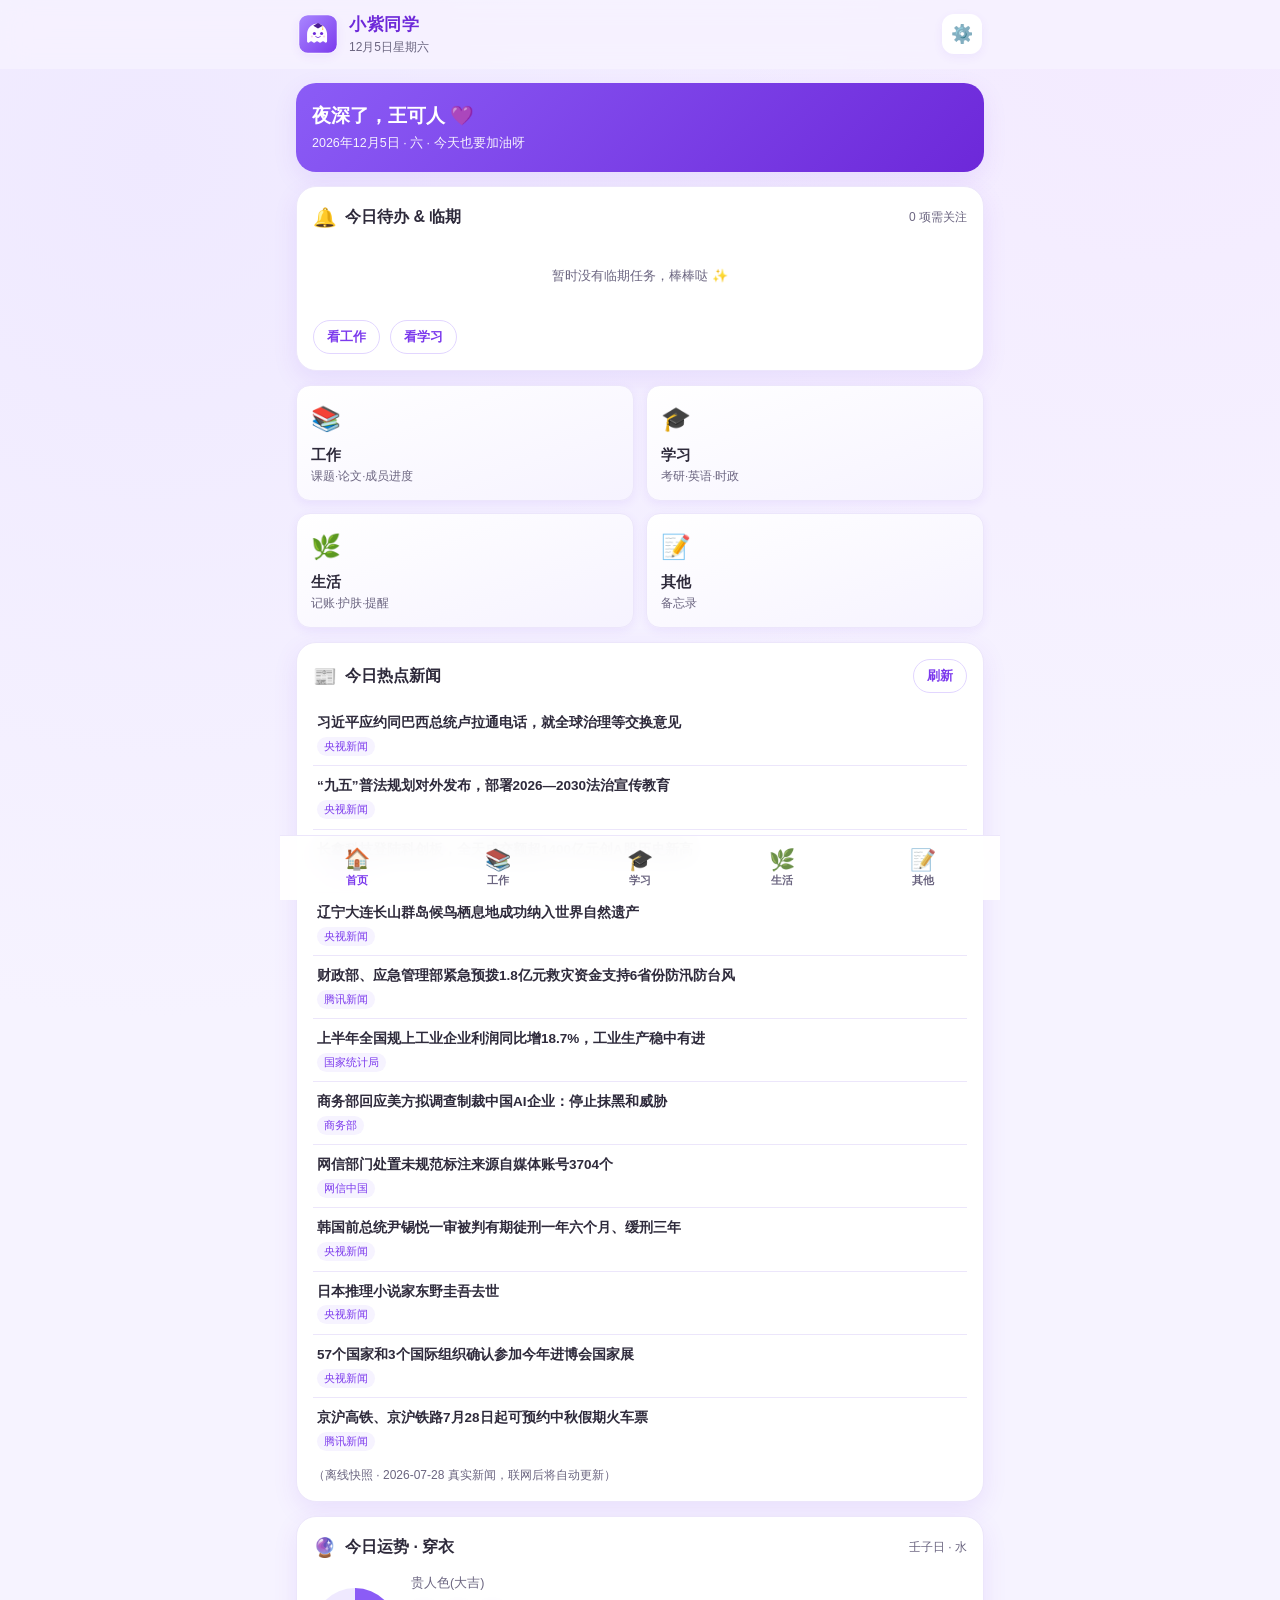
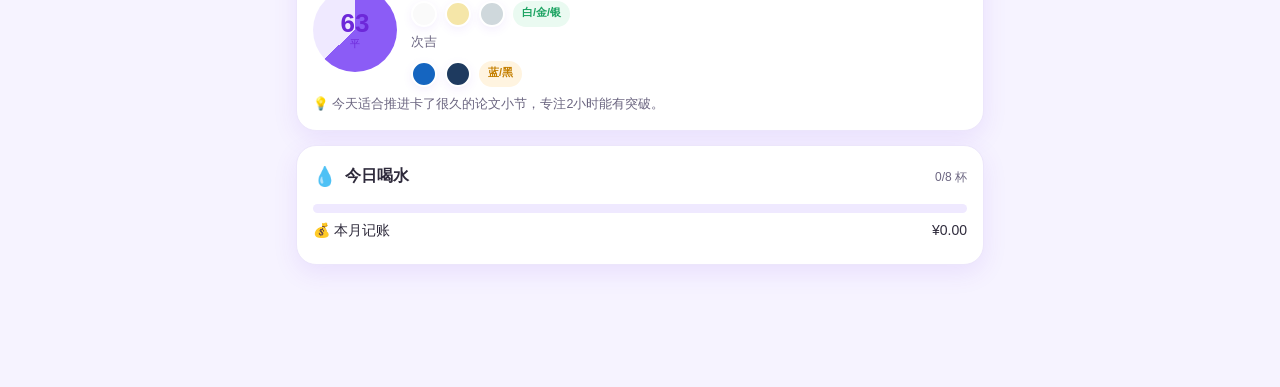
<file: index.html>
<!DOCTYPE html>
<html lang="zh-CN">
<head>
  <meta charset="UTF-8" />
  <meta name="viewport" content="width=device-width, initial-scale=1.0, viewport-fit=cover, maximum-scale=1.0, user-scalable=no" />
  <meta name="theme-color" content="#8b5cf6" />
  <meta name="apple-mobile-web-app-capable" content="yes" />
  <meta name="apple-mobile-web-app-status-bar-style" content="black-translucent" />
  <meta name="apple-mobile-web-app-title" content="小紫同学" />
  <link rel="manifest" href="manifest.webmanifest" />
  <link rel="apple-touch-icon" href="assets/icon-512.png" />
  <link rel="icon" type="image/svg+xml" href="assets/icon.svg" />
  <title>小紫同学 · 工作学习生活助手</title>
  <link rel="stylesheet" href="css/style.css" />
</head>
<body>
  <!-- 临期提醒横幅 -->
  <div id="reminder-banner" class="reminder-banner hidden"></div>

  <!-- 顶部 -->
  <header class="app-header">
    <div class="header-inner">
      <div class="brand">
        <img src="assets/icon.svg" class="brand-logo" alt="logo" />
        <div>
          <div class="brand-title">小紫同学</div>
          <div class="brand-sub" id="header-date">今天也要加油呀 ✨</div>
        </div>
      </div>
      <button class="icon-btn" id="btn-backup" title="备份与恢复">⚙️</button>
    </div>
  </header>

  <!-- 主内容 -->
  <main id="view" class="view"></main>

  <!-- 底部 Tab -->
  <nav class="tabbar">
    <button class="tab active" data-tab="home"><span class="tab-ico">🏠</span><span>首页</span></button>
    <button class="tab" data-tab="work"><span class="tab-ico">📚</span><span>工作</span></button>
    <button class="tab" data-tab="study"><span class="tab-ico">🎓</span><span>学习</span></button>
    <button class="tab" data-tab="life"><span class="tab-ico">🌿</span><span>生活</span></button>
    <button class="tab" data-tab="other"><span class="tab-ico">📝</span><span>其他</span></button>
  </nav>

  <!-- 通用弹窗 -->
  <div id="modal-root"></div>
  <div id="toast" class="toast hidden"></div>

  <script src="js/content.js"></script>
  <script src="js/db.js"></script>
  <script src="js/sync.js"></script>
  <script src="js/app_a.js"></script>
  <script src="js/app_b.js"></script>
  <script src="js/app_c.js"></script>
  <script src="js/app_d.js"></script>
</body>
</html>
</file>
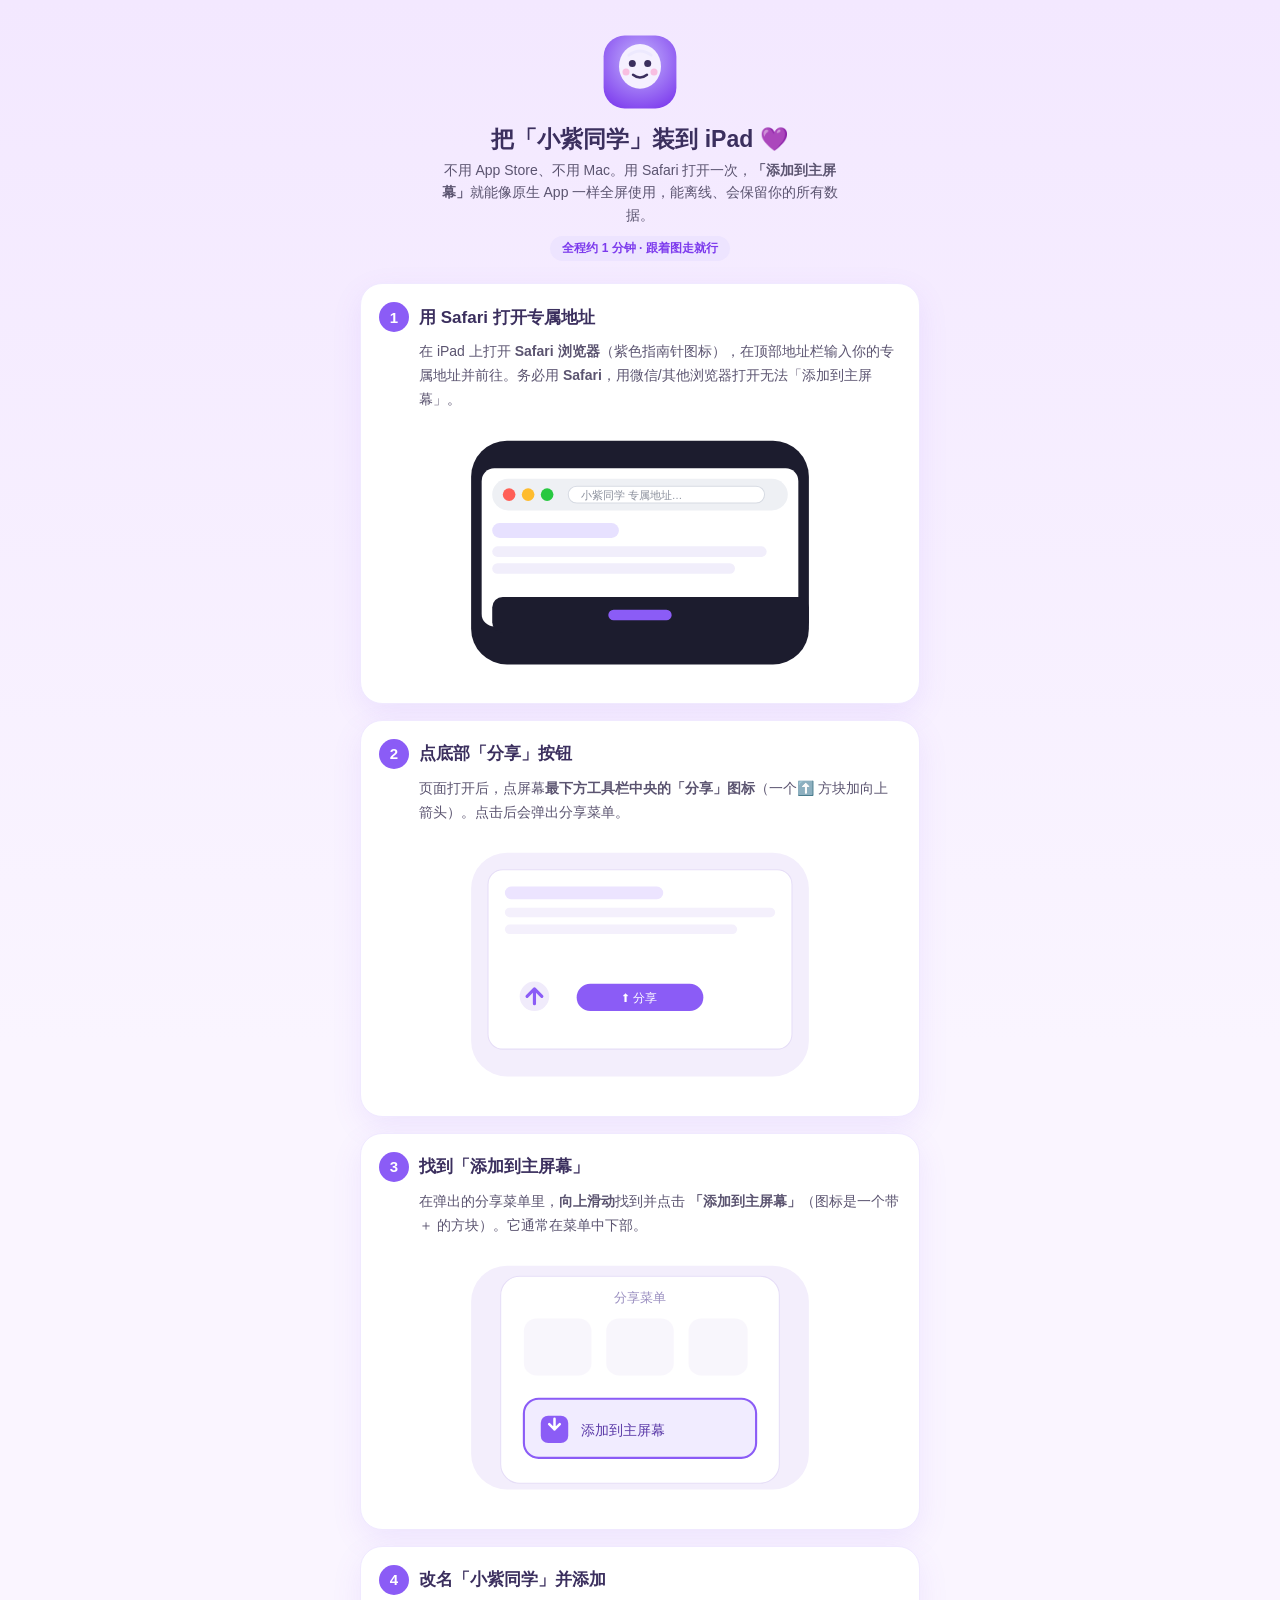
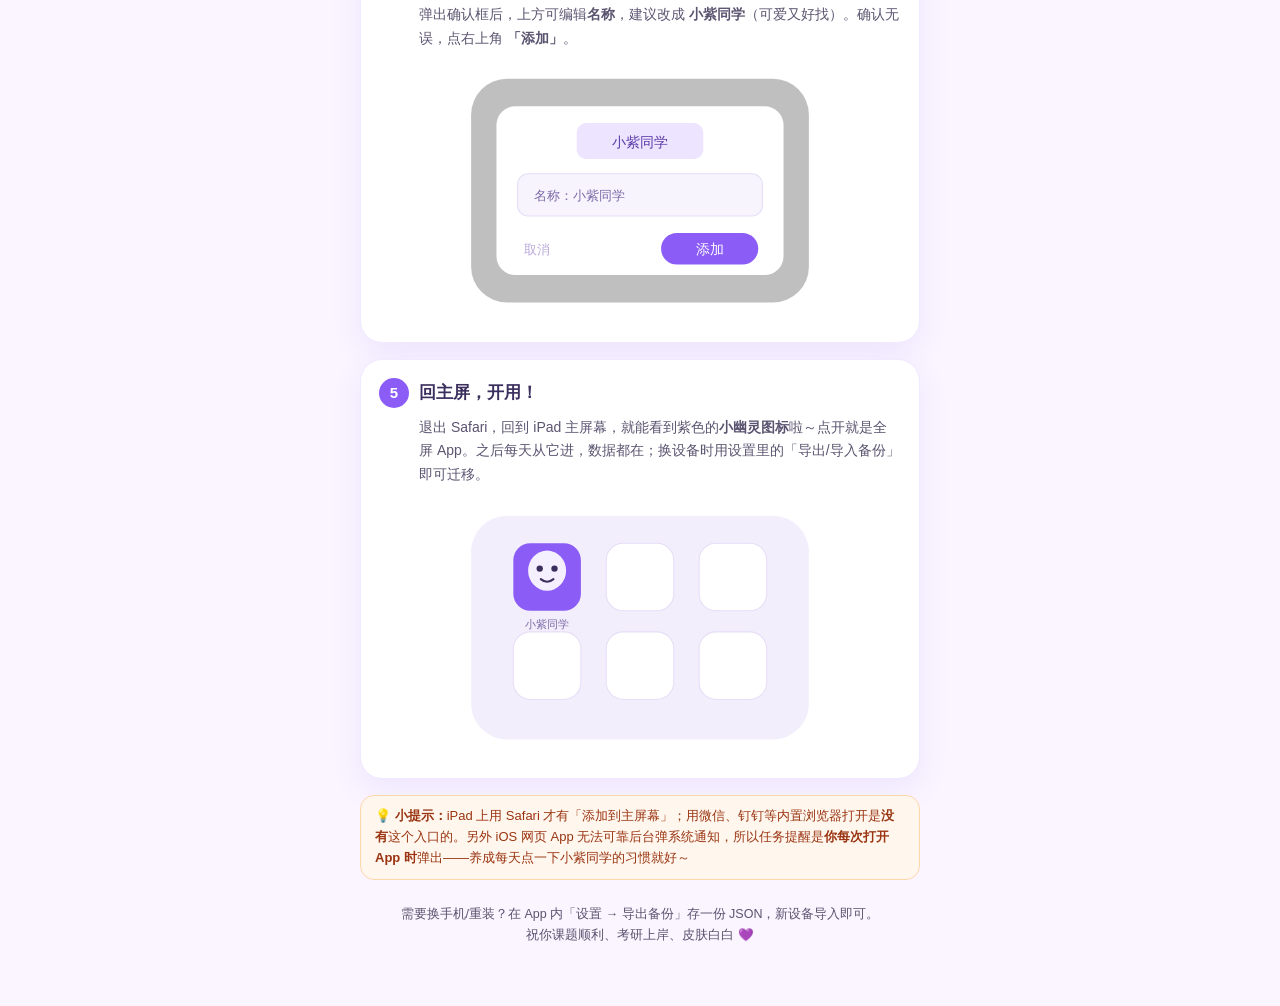
<file: guide.html>
<!DOCTYPE html>
<html lang="zh-CN">
<head>
<meta charset="UTF-8">
<meta name="viewport" content="width=device-width, initial-scale=1, viewport-fit=cover">
<title>小紫同学 · iPad 安装图示</title>
<style>
  :root{
    --p:#8b5cf6; --p2:#a78bfa; --p-d:#7c3aed; --bg:#faf5ff; --card:#fff;
    --ink:#3b2f5e; --soft:#ede4ff; --txt:#5b5470;
  }
  *{box-sizing:border-box;-webkit-tap-highlight-color:transparent}
  body{margin:0;font-family:-apple-system,"PingFang SC","Microsoft YaHei",sans-serif;
    background:linear-gradient(180deg,#f3e8ff,#faf5ff 40%);color:var(--ink);padding:22px 16px 60px}
  .wrap{max-width:560px;margin:0 auto}
  header{text-align:center;margin:8px 0 22px}
  .logo{width:84px;height:84px;margin:0 auto 10px;display:block}
  h1{font-size:23px;margin:6px 0 4px}
  .sub{color:var(--txt);font-size:14px;line-height:1.6;margin:0 auto;max-width:420px}
  .pill{display:inline-block;background:var(--soft);color:var(--p-d);font-size:12px;
    padding:4px 12px;border-radius:999px;margin-top:10px;font-weight:600}
  .step{background:var(--card);border-radius:22px;padding:18px 18px 20px;margin:16px 0;
    box-shadow:0 10px 30px rgba(139,92,246,.10);border:1px solid #f0e9ff}
  .step h2{display:flex;align-items:center;gap:10px;font-size:17px;margin:0 0 4px}
  .num{flex:0 0 30px;height:30px;border-radius:50%;background:var(--p);color:#fff;
    display:flex;align-items:center;justify-content:center;font-weight:700;font-size:15px}
  .step p{color:var(--txt);font-size:14px;line-height:1.7;margin:8px 0 0;padding-left:40px}
  .art{display:block;margin:14px auto 4px;width:100%;max-width:380px;height:auto}
  .tip{background:#fff7ed;border:1px solid #fed7aa;color:#9a3412;font-size:13px;
    border-radius:14px;padding:10px 14px;margin:16px 0;line-height:1.6}
  .foot{text-align:center;color:var(--txt);font-size:12.5px;margin-top:24px;line-height:1.7}
  a{color:var(--p-d)}
</style>
</head>
<body>
<div class="wrap">
  <header>
    <svg class="logo" viewBox="0 0 120 120" xmlns="http://www.w3.org/2000/svg">
      <defs><radialGradient id="g" cx="50%" cy="35%" r="75%">
        <stop offset="0%" stop-color="#c4b5fd"/><stop offset="100%" stop-color="#7c3aed"/></radialGradient></defs>
      <rect x="8" y="8" width="104" height="104" rx="30" fill="url(#g)"/>
      <ellipse cx="60" cy="52" rx="30" ry="32" fill="#f5f0ff"/>
      <circle cx="49" cy="48" r="5" fill="#3b2f5e"/><circle cx="71" cy="48" r="5" fill="#3b2f5e"/>
      <path d="M50 64 Q60 72 70 64" stroke="#3b2f5e" stroke-width="3.5" fill="none" stroke-linecap="round"/>
      <circle cx="40" cy="60" r="5" fill="#f9a8d4" opacity=".7"/><circle cx="80" cy="60" r="5" fill="#f9a8d4" opacity=".7"/>
      <path d="M44 36 Q60 24 76 36" stroke="#ede9fe" stroke-width="4" fill="none" stroke-linecap="round"/>
    </svg>
    <h1>把「小紫同学」装到 iPad 💜</h1>
    <p class="sub">不用 App Store、不用 Mac。用 Safari 打开一次，<b>「添加到主屏幕」</b>就能像原生 App 一样全屏使用，能离线、会保留你的所有数据。</p>
    <span class="pill">全程约 1 分钟 · 跟着图走就行</span>
  </header>

  <!-- Step 1 -->
  <div class="step">
    <h2><span class="num">1</span>用 Safari 打开专属地址</h2>
    <p>在 iPad 上打开 <b>Safari 浏览器</b>（紫色指南针图标），在顶部地址栏输入你的专属地址并前往。务必用 <b>Safari</b>，用微信/其他浏览器打开无法「添加到主屏幕」。</p>
    <svg class="art" viewBox="0 0 360 240" xmlns="http://www.w3.org/2000/svg">
      <rect x="20" y="14" width="320" height="212" rx="34" fill="#1c1c2e"/>
      <rect x="30" y="40" width="300" height="150" rx="12" fill="#fff"/>
      <rect x="40" y="50" width="280" height="30" rx="15" fill="#eef0f4"/>
      <circle cx="56" cy="65" r="6" fill="#ff5f57"/><circle cx="74" cy="65" r="6" fill="#febc2e"/><circle cx="92" cy="65" r="6" fill="#28c840"/>
      <rect x="112" y="57" width="186" height="16" rx="8" fill="#fff" stroke="#d7dbe3"/>
      <text x="124" y="69" font-size="10" fill="#8a8f9c" font-family="sans-serif">小紫同学 专属地址…</text>
      <rect x="40" y="92" width="120" height="14" rx="7" fill="#e7e1ff"/>
      <rect x="40" y="114" width="260" height="10" rx="5" fill="#f1eefb"/>
      <rect x="40" y="130" width="230" height="10" rx="5" fill="#f1eefb"/>
      <rect x="40" y="162" width="300" height="34" rx="10" fill="#1c1c2e"/>
      <rect x="150" y="174" width="60" height="10" rx="5" fill="#8b5cf6"/>
    </svg>
  </div>

  <!-- Step 2 -->
  <div class="step">
    <h2><span class="num">2</span>点底部「分享」按钮</h2>
    <p>页面打开后，点屏幕<b>最下方工具栏中央的「分享」图标</b>（一个⬆️ 方块加向上箭头）。点击后会弹出分享菜单。</p>
    <svg class="art" viewBox="0 0 360 240" xmlns="http://www.w3.org/2000/svg">
      <rect x="20" y="14" width="320" height="212" rx="34" fill="#f3eefc"/>
      <rect x="36" y="30" width="288" height="170" rx="14" fill="#fff" stroke="#e6def7"/>
      <rect x="52" y="46" width="150" height="12" rx="6" fill="#ece4ff"/>
      <rect x="52" y="66" width="256" height="9" rx="4.5" fill="#f4f0fc"/>
      <rect x="52" y="82" width="220" height="9" rx="4.5" fill="#f4f0fc"/>
      <circle cx="80" cy="150" r="14" fill="#f0ebfb"/><path d="M73 150 l7 -7 l7 7 M80 143 v14" stroke="#8b5cf6" stroke-width="3" fill="none" stroke-linecap="round" stroke-linejoin="round"/>
      <rect x="120" y="138" width="120" height="26" rx="13" fill="#8b5cf6"/>
      <text x="180" y="155" font-size="11" fill="#fff" text-anchor="middle" font-family="sans-serif">⬆ 分享</text>
    </svg>
  </div>

  <!-- Step 3 -->
  <div class="step">
    <h2><span class="num">3</span>找到「添加到主屏幕」</h2>
    <p>在弹出的分享菜单里，<b>向上滑动</b>找到并点击 <b>「添加到主屏幕」</b>（图标是一个带 ＋ 的方块）。它通常在菜单中下部。</p>
    <svg class="art" viewBox="0 0 360 240" xmlns="http://www.w3.org/2000/svg">
      <rect x="20" y="14" width="320" height="212" rx="34" fill="#f3eefc"/>
      <rect x="48" y="24" width="264" height="196" rx="18" fill="#fff" stroke="#e6def7"/>
      <text x="180" y="48" font-size="12" fill="#9a8fc0" text-anchor="middle" font-family="sans-serif">分享菜单</text>
      <g opacity=".55">
        <rect x="70" y="64" width="64" height="54" rx="12" fill="#f4f0fb"/>
        <rect x="148" y="64" width="64" height="54" rx="12" fill="#f4f0fb"/>
        <rect x="226" y="64" width="56" height="54" rx="12" fill="#f4f0fb"/>
      </g>
      <rect x="70" y="140" width="220" height="56" rx="14" fill="#f1ecff" stroke="#8b5cf6" stroke-width="2"/>
      <rect x="86" y="156" width="26" height="26" rx="7" fill="#8b5cf6"/>
      <text x="124" y="174" font-size="13" fill="#5b3aa8" font-family="sans-serif">添加到主屏幕</text>
      <path d="M99 169 l-5 -5 m5 5 l5 -5 m-5 5 v-10" stroke="#fff" stroke-width="2.4" fill="none" stroke-linecap="round"/>
    </svg>
  </div>

  <!-- Step 4 -->
  <div class="step">
    <h2><span class="num">4</span>改名「小紫同学」并添加</h2>
    <p>弹出确认框后，上方可编辑<b>名称</b>，建议改成 <b>小紫同学</b>（可爱又好找）。确认无误，点右上角 <b>「添加」</b>。</p>
    <svg class="art" viewBox="0 0 360 240" xmlns="http://www.w3.org/2000/svg">
      <rect x="20" y="14" width="320" height="212" rx="34" fill="rgba(0,0,0,.25)"/>
      <rect x="44" y="40" width="272" height="160" rx="18" fill="#fff"/>
      <rect x="120" y="56" width="120" height="34" rx="9" fill="#ede4ff"/>
      <text x="180" y="79" font-size="13" fill="#5b3aa8" text-anchor="middle" font-family="sans-serif">小紫同学</text>
      <rect x="64" y="104" width="232" height="40" rx="10" fill="#f7f4fd" stroke="#e6def7"/>
      <text x="80" y="129" font-size="12" fill="#7c6ba8" font-family="sans-serif">名称：小紫同学</text>
      <rect x="200" y="160" width="92" height="30" rx="15" fill="#8b5cf6"/>
      <text x="246" y="180" font-size="13" fill="#fff" text-anchor="middle" font-family="sans-serif">添加</text>
      <text x="70" y="180" font-size="12" fill="#b9a9d8" font-family="sans-serif">取消</text>
    </svg>
  </div>

  <!-- Step 5 -->
  <div class="step">
    <h2><span class="num">5</span>回主屏，开用！</h2>
    <p>退出 Safari，回到 iPad 主屏幕，就能看到紫色的<b>小幽灵图标</b>啦～点开就是全屏 App。之后每天从它进，数据都在；换设备时用设置里的「导出/导入备份」即可迁移。</p>
    <svg class="art" viewBox="0 0 360 240" xmlns="http://www.w3.org/2000/svg">
      <rect x="20" y="14" width="320" height="212" rx="34" fill="#f3eefc"/>
      <rect x="60" y="40" width="64" height="64" rx="16" fill="#8b5cf6"/>
      <ellipse cx="92" cy="66" rx="18" ry="19" fill="#f5f0ff"/>
      <circle cx="85" cy="64" r="3" fill="#3b2f5e"/><circle cx="99" cy="64" r="3" fill="#3b2f5e"/>
      <path d="M86 74 Q92 79 98 74" stroke="#3b2f5e" stroke-width="2" fill="none" stroke-linecap="round"/>
      <rect x="148" y="40" width="64" height="64" rx="16" fill="#fff" stroke="#e6def7"/>
      <rect x="236" y="40" width="64" height="64" rx="16" fill="#fff" stroke="#e6def7"/>
      <rect x="60" y="124" width="64" height="64" rx="16" fill="#fff" stroke="#e6def7"/>
      <rect x="148" y="124" width="64" height="64" rx="16" fill="#fff" stroke="#e6def7"/>
      <rect x="236" y="124" width="64" height="64" rx="16" fill="#fff" stroke="#e6def7"/>
      <text x="92" y="120" font-size="10" fill="#7c6ba8" text-anchor="middle" font-family="sans-serif">小紫同学</text>
    </svg>
  </div>

  <div class="tip">💡 <b>小提示：</b>iPad 上用 Safari 才有「添加到主屏幕」；用微信、钉钉等内置浏览器打开是<b>没有</b>这个入口的。另外 iOS 网页 App 无法可靠后台弹系统通知，所以任务提醒是<b>你每次打开 App 时</b>弹出——养成每天点一下小紫同学的习惯就好～</div>

  <div class="foot">
    需要换手机/重装？在 App 内「设置 → 导出备份」存一份 JSON，新设备导入即可。<br>
    祝你课题顺利、考研上岸、皮肤白白 💜
  </div>
</div>
</body>
</html>
</file>
<file: css/style.css>
:root {
  --purple-50: #f6f3ff;
  --purple-100: #efe9ff;
  --purple-200: #e2d6ff;
  --purple-300: #c9b4ff;
  --purple-400: #a987ff;
  --purple-500: #8b5cf6;
  --purple-600: #7c3aed;
  --purple-700: #6d28d9;
  --ink: #2e2a3b;
  --ink-soft: #6b6580;
  --bg: #f6f3ff;
  --card: #ffffff;
  --line: #ece6fb;
  --green: #34d399;
  --amber: #fbbf24;
  --red: #fb7185;
  --blue: #60a5fa;
  --shadow: 0 8px 24px rgba(124, 58, 237, 0.10);
  --shadow-sm: 0 3px 10px rgba(124, 58, 237, 0.08);
  --radius: 20px;
  --radius-sm: 14px;
}

* { box-sizing: border-box; -webkit-tap-highlight-color: transparent; }
html, body { margin: 0; padding: 0; }
body {
  font-family: -apple-system, BlinkMacSystemFont, "PingFang SC", "Helvetica Neue", "Microsoft YaHei", sans-serif;
  background: var(--bg);
  color: var(--ink);
  font-size: 15px;
  line-height: 1.55;
  padding-bottom: 84px;
  background-image: radial-gradient(circle at 12% 8%, #efe9ff 0, transparent 40%), radial-gradient(circle at 90% 0%, #f3eaff 0, transparent 35%);
  min-height: 100vh;
}
.hidden { display: none !important; }

/* Header */
.app-header {
  position: sticky; top: 0; z-index: 30;
  background: rgba(246, 243, 255, 0.86);
  backdrop-filter: saturate(180%) blur(14px);
  -webkit-backdrop-filter: saturate(180%) blur(14px);
  padding-top: env(safe-area-inset-top);
}
.header-inner {
  max-width: 720px; margin: 0 auto;
  display: flex; align-items: center; justify-content: space-between;
  padding: 12px 18px;
}
.brand { display: flex; align-items: center; gap: 11px; }
.brand-logo { width: 40px; height: 40px; border-radius: 12px; box-shadow: var(--shadow-sm); }
.brand-title { font-weight: 800; font-size: 17px; color: var(--purple-700); letter-spacing: .5px; }
.brand-sub { font-size: 12px; color: var(--ink-soft); }
.icon-btn {
  border: none; background: #fff; width: 40px; height: 40px; border-radius: 12px;
  font-size: 18px; box-shadow: var(--shadow-sm); cursor: pointer;
}
.icon-btn:active { transform: scale(.94); }

/* View */
.view { max-width: 720px; margin: 0 auto; padding: 14px 16px 24px; }

/* Cards */
.card {
  background: var(--card); border-radius: var(--radius); padding: 16px;
  box-shadow: var(--shadow); margin-bottom: 14px; border: 1px solid var(--line);
}
.card-title { display: flex; align-items: center; gap: 8px; font-weight: 700; font-size: 16px; margin-bottom: 12px; }
.card-title .emoji { font-size: 19px; }
.card-title .sub { font-size: 12px; color: var(--ink-soft); font-weight: 500; margin-left: auto; }

/* Grid of module tiles */
.tile-grid { display: grid; grid-template-columns: repeat(2, 1fr); gap: 12px; }
.tile {
  background: linear-gradient(160deg, #fff, var(--purple-50));
  border: 1px solid var(--line); border-radius: var(--radius-sm);
  padding: 14px; cursor: pointer; transition: .15s; box-shadow: var(--shadow-sm);
}
.tile:active { transform: scale(.97); }
.tile .t-emoji { font-size: 24px; }
.tile .t-name { font-weight: 700; margin-top: 6px; font-size: 14.5px; }
.tile .t-desc { font-size: 11.5px; color: var(--ink-soft); margin-top: 2px; }

/* Buttons */
.btn {
  border: none; border-radius: 999px; padding: 11px 18px; font-size: 14.5px; font-weight: 700;
  background: var(--purple-500); color: #fff; cursor: pointer; box-shadow: var(--shadow-sm);
}
.btn:active { transform: scale(.96); }
.btn.block { width: 100%; }
.btn.ghost { background: var(--purple-100); color: var(--purple-700); }
.btn.soft { background: #fff; color: var(--purple-600); border: 1px solid var(--purple-200); box-shadow: none; }
.btn.danger { background: #fff0f3; color: var(--red); }
.btn.sm { padding: 7px 13px; font-size: 13px; }
.btn-row { display: flex; gap: 10px; flex-wrap: wrap; margin-top: 12px; }

/* Forms */
.field { margin-bottom: 12px; }
.field label { display: block; font-size: 12.5px; color: var(--ink-soft); margin-bottom: 5px; font-weight: 600; }
.field input, .field textarea, .field select {
  width: 100%; border: 1.5px solid var(--purple-200); border-radius: 12px;
  padding: 11px 13px; font-size: 14.5px; font-family: inherit; background: #fff; color: var(--ink);
  outline: none;
}
.field input:focus, .field textarea:focus, .field select:focus { border-color: var(--purple-400); }
.field textarea { resize: vertical; min-height: 64px; }

/* Priority badges */
.badge { display: inline-block; padding: 2px 9px; border-radius: 999px; font-size: 11px; font-weight: 700; }
.b-p0 { background: #ffe1e7; color: #e23b5a; }
.b-p1 { background: #ffeccb; color: #d98a00; }
.b-p2 { background: #e0ecff; color: #2f6fe0; }
.b-p3 { background: #eafaf1; color: #1ca362; }
.b-done { background: #e9e4f7; color: var(--purple-600); }

/* Task list */
.task { display: flex; gap: 11px; align-items: flex-start; padding: 12px 0; border-bottom: 1px solid var(--line); }
.task:last-child { border-bottom: none; }
.task .check {
  width: 22px; height: 22px; border-radius: 50%; border: 2px solid var(--purple-300);
  flex: none; margin-top: 2px; cursor: pointer; display: flex; align-items: center; justify-content: center;
  font-size: 13px; color: #fff;
}
.task.done .check { background: var(--purple-500); border-color: var(--purple-500); }
.task.done .t-title { text-decoration: line-through; color: var(--ink-soft); }
.task .t-body { flex: 1; min-width: 0; }
.t-title { font-weight: 600; font-size: 14.5px; }
.t-meta { font-size: 11.5px; color: var(--ink-soft); margin-top: 3px; display: flex; gap: 8px; flex-wrap: wrap; align-items: center; }
.t-meta .due-soon { color: var(--amber); font-weight: 700; }
.t-meta .due-over { color: var(--red); font-weight: 700; }
.t-actions { display: flex; gap: 6px; }

/* Progress */
.bar { height: 9px; background: var(--purple-100); border-radius: 999px; overflow: hidden; }
.bar > i { display: block; height: 100%; background: linear-gradient(90deg, var(--purple-400), var(--purple-600)); border-radius: 999px; }

/* Member row */
.member { padding: 11px 0; border-bottom: 1px solid var(--line); }
.member:last-child { border-bottom: none; }
.member .m-head { display: flex; justify-content: space-between; align-items: center; gap: 8px; }
.member .m-name { font-weight: 700; }
.member .m-pct { font-size: 12px; color: var(--purple-600); font-weight: 700; }

/* Stat chips */
.chips { display: flex; gap: 8px; flex-wrap: wrap; }
.chip { background: var(--purple-100); color: var(--purple-700); border-radius: 999px; padding: 5px 12px; font-size: 12px; font-weight: 600; }
.chip.alt { background: #fff; border: 1px solid var(--purple-200); color: var(--ink-soft); }

/* Tabbar */
.tabbar {
  position: fixed; left: 0; right: 0; bottom: 0; z-index: 40;
  display: flex; justify-content: space-around;
  background: rgba(255,255,255,0.92);
  backdrop-filter: saturate(180%) blur(14px); -webkit-backdrop-filter: saturate(180%) blur(14px);
  border-top: 1px solid var(--line);
  padding: 8px 6px calc(8px + env(safe-area-inset-bottom));
  max-width: 720px; margin: 0 auto;
}
.tab {
  border: none; background: none; cursor: pointer; display: flex; flex-direction: column; align-items: center;
  gap: 2px; font-size: 10.5px; color: var(--ink-soft); font-weight: 600; flex: 1; padding: 4px 0;
}
.tab .tab-ico { font-size: 21px; filter: grayscale(.4); }
.tab.active { color: var(--purple-600); }
.tab.active .tab-ico { filter: none; transform: translateY(-1px); }

/* Modal */
#modal-root { position: fixed; inset: 0; z-index: 60; display: none; }
#modal-root.show { display: block; }
.modal-mask { position: absolute; inset: 0; background: rgba(46,42,59,0.42); backdrop-filter: blur(2px); }
.modal {
  position: absolute; left: 50%; bottom: 0; transform: translateX(-50%);
  width: 100%; max-width: 720px; max-height: 88vh; overflow-y: auto;
  background: var(--bg); border-radius: 26px 26px 0 0; padding: 18px 16px calc(22px + env(safe-area-inset-bottom));
  box-shadow: 0 -10px 40px rgba(0,0,0,.18); animation: slideUp .25s ease;
}
@keyframes slideUp { from { transform: translate(-50%, 100%);} to { transform: translate(-50%, 0);} }
.modal-head { display: flex; align-items: center; justify-content: space-between; margin-bottom: 14px; }
.modal-head h3 { margin: 0; font-size: 17px; color: var(--purple-700); }
.modal-close { border: none; background: #fff; width: 32px; height: 32px; border-radius: 50%; font-size: 16px; box-shadow: var(--shadow-sm); }

/* Toast */
.toast {
  position: fixed; left: 50%; bottom: 100px; transform: translateX(-50%);
  background: var(--ink); color: #fff; padding: 10px 18px; border-radius: 999px; font-size: 13px;
  z-index: 80; box-shadow: 0 8px 24px rgba(0,0,0,.25); max-width: 86%; text-align: center;
}

/* Reminder banner */
.reminder-banner {
  position: fixed; top: 0; left: 0; right: 0; z-index: 50;
  background: linear-gradient(135deg, var(--purple-600), var(--purple-400));
  color: #fff; padding: 14px 16px calc(14px + env(safe-area-inset-top)); box-shadow: var(--shadow);
  max-width: 720px; margin: 0 auto;
}
.reminder-banner h4 { margin: 0 0 6px; font-size: 14px; display: flex; align-items: center; gap: 6px; }
.reminder-banner .rem-item { font-size: 12.5px; opacity: .95; padding: 2px 0; }
.reminder-banner .rem-close { position: absolute; right: 14px; top: 12px; background: rgba(255,255,255,.25); border: none; color: #fff; width: 26px; height: 26px; border-radius: 50%; font-size: 14px; }

/* Misc helpers */
.row { display: flex; align-items: center; gap: 10px; }
.row.between { justify-content: space-between; }
.muted { color: var(--ink-soft); font-size: 12.5px; }
.count-pill { background: var(--purple-100); color: var(--purple-700); border-radius: 999px; font-size: 11px; font-weight: 700; padding: 1px 8px; }
.empty { text-align: center; color: var(--ink-soft); font-size: 13px; padding: 22px 0; }
.hr { height: 1px; background: var(--line); margin: 12px 0; }
.kv { display: flex; justify-content: space-between; padding: 7px 0; font-size: 14px; border-bottom: 1px dashed var(--line); }
.kv:last-child { border-bottom: none; }

/* water cups */
.cups { display: flex; gap: 6px; flex-wrap: wrap; }
.cup { width: 26px; height: 32px; border-radius: 6px 6px 9px 9px; border: 2px solid var(--purple-300); background: #fff; cursor: pointer; }
.cup.on { background: var(--purple-400); border-color: var(--purple-500); }

/* fortune */
.fortune-top { display: flex; gap: 14px; align-items: center; }
.fortune-score { width: 84px; height: 84px; border-radius: 50%; flex: none; display: flex; flex-direction: column; align-items: center; justify-content: center; background: conic-gradient(var(--purple-500) var(--p, 70%), var(--purple-100) 0); color: var(--purple-700); }
.fortune-score b { font-size: 26px; line-height: 1; }
.fortune-score span { font-size: 10px; }
.color-row { display: flex; gap: 8px; flex-wrap: wrap; margin-top: 8px; }
.color-dot { width: 26px; height: 26px; border-radius: 50%; box-shadow: var(--shadow-sm); border: 2px solid #fff; }
.color-tag { font-size: 11px; padding: 3px 9px; border-radius: 999px; font-weight: 700; }
.color-tag.good { background: #eafaf1; color: #1ca362; }
.color-tag.mid { background: #fff4e0; color: #c47f00; }
.color-tag.bad { background: #ffe1e7; color: #e23b5a; }

/* weather */
.wx-now { display: flex; align-items: center; gap: 14px; }
.wx-temp { font-size: 38px; font-weight: 800; color: var(--purple-700); }
.wx-emoji { font-size: 40px; }
.wx-3d { display: flex; gap: 8px; margin-top: 10px; }
.wx-day { flex: 1; text-align: center; background: var(--purple-50); border-radius: 12px; padding: 8px 4px; }
.wx-day .d { font-size: 11px; color: var(--ink-soft); }
.wx-day .e { font-size: 20px; }
.wx-day .t { font-size: 12px; font-weight: 700; }

/* notes / memo small */
.note-card { background: #fff7d6; border: 1px solid #ffe9a3; border-radius: 14px; padding: 11px 13px; box-shadow: var(--shadow-sm); }
.note-card .n-text { font-size: 13.5px; white-space: pre-wrap; word-break: break-word; }
.note-card .n-foot { display: flex; justify-content: space-between; align-items: center; margin-top: 8px; }
.note-card .n-date { font-size: 10.5px; color: #b08a2e; }

/* section hero */
.hero {
  background: linear-gradient(135deg, var(--purple-500), var(--purple-700));
  color: #fff; border-radius: var(--radius); padding: 18px 16px; margin-bottom: 14px; box-shadow: var(--shadow);
}
.hero h2 { margin: 0 0 4px; font-size: 19px; }
.hero p { margin: 0; font-size: 12.5px; opacity: .92; }

/* segmented */
.seg { display: flex; gap: 6px; background: var(--purple-100); padding: 4px; border-radius: 999px; margin-bottom: 12px; }
.seg button { flex: 1; border: none; background: none; padding: 7px; border-radius: 999px; font-size: 13px; font-weight: 700; color: var(--ink-soft); }
.seg button.on { background: #fff; color: var(--purple-700); box-shadow: var(--shadow-sm); }

/* acne plan */
.acne-step { display: flex; gap: 10px; padding: 10px 0; border-bottom: 1px solid var(--line); }
.acne-step:last-child { border-bottom: none; }
.acne-step .num { width: 24px; height: 24px; border-radius: 50%; background: var(--purple-500); color: #fff; font-size: 12px; font-weight: 800; display: flex; align-items: center; justify-content: center; flex: none; }
.acne-step .a-body { flex: 1; }
.acne-step .a-body b { font-size: 14px; }
.acne-step .a-body p { margin: 3px 0 0; font-size: 12.5px; color: var(--ink-soft); }

.fade-in { animation: fade .3s ease; }
@keyframes fade { from { opacity: 0; transform: translateY(6px);} to { opacity: 1; transform: none; } }

.scroll-x { display: flex; gap: 10px; overflow-x: auto; padding-bottom: 4px; }
.scroll-x .tile { min-width: 130px; }

/* 今日热点新闻 */
.news-list { display: flex; flex-direction: column; gap: 2px; }
.news-item { display: block; padding: 9px 4px; border-bottom: 1px solid var(--line); text-decoration: none; color: inherit; }
.news-item:last-child { border-bottom: none; }
.news-title { display: block; font-size: 13.5px; line-height: 1.4; font-weight: 600; }
.news-src { display: inline-block; margin-top: 3px; font-size: 11px; color: var(--purple-600); background: var(--purple-50); padding: 1px 7px; border-radius: 999px; }

/* 健身跟练计时 */
.fit-timer { min-height: 8px; }
.ft-clock { font-size: 30px; font-weight: 800; color: var(--purple-700); text-align: center; margin: 8px 0 4px; }
.ft-clock + .muted { text-align: center; }
.fit-timer .btn { display: block; margin: 8px auto 0; }

/* 书籍搜索结果 */
.book-result { display: flex; gap: 10px; align-items: center; padding: 8px; border: 1px solid var(--line); border-radius: 12px; margin-top: 6px; cursor: pointer; background: #fff; }
.book-result.sel { border-color: var(--purple-500); background: var(--purple-50); }
.book-result:hover { background: var(--purple-50); }
.book-thumb { width: 42px; height: 60px; object-fit: cover; border-radius: 6px; background: var(--purple-100); flex: none; }
.br-body { flex: 1; min-width: 0; }
.br-title { font-size: 13.5px; font-weight: 700; white-space: nowrap; overflow: hidden; text-overflow: ellipsis; }
.br-meta { font-size: 11.5px; color: var(--ink-soft); margin-top: 2px; }
.book-cover { height: 96px; border-radius: 10px; object-fit: cover; margin-bottom: 6px; background: var(--purple-100); }
</file>
